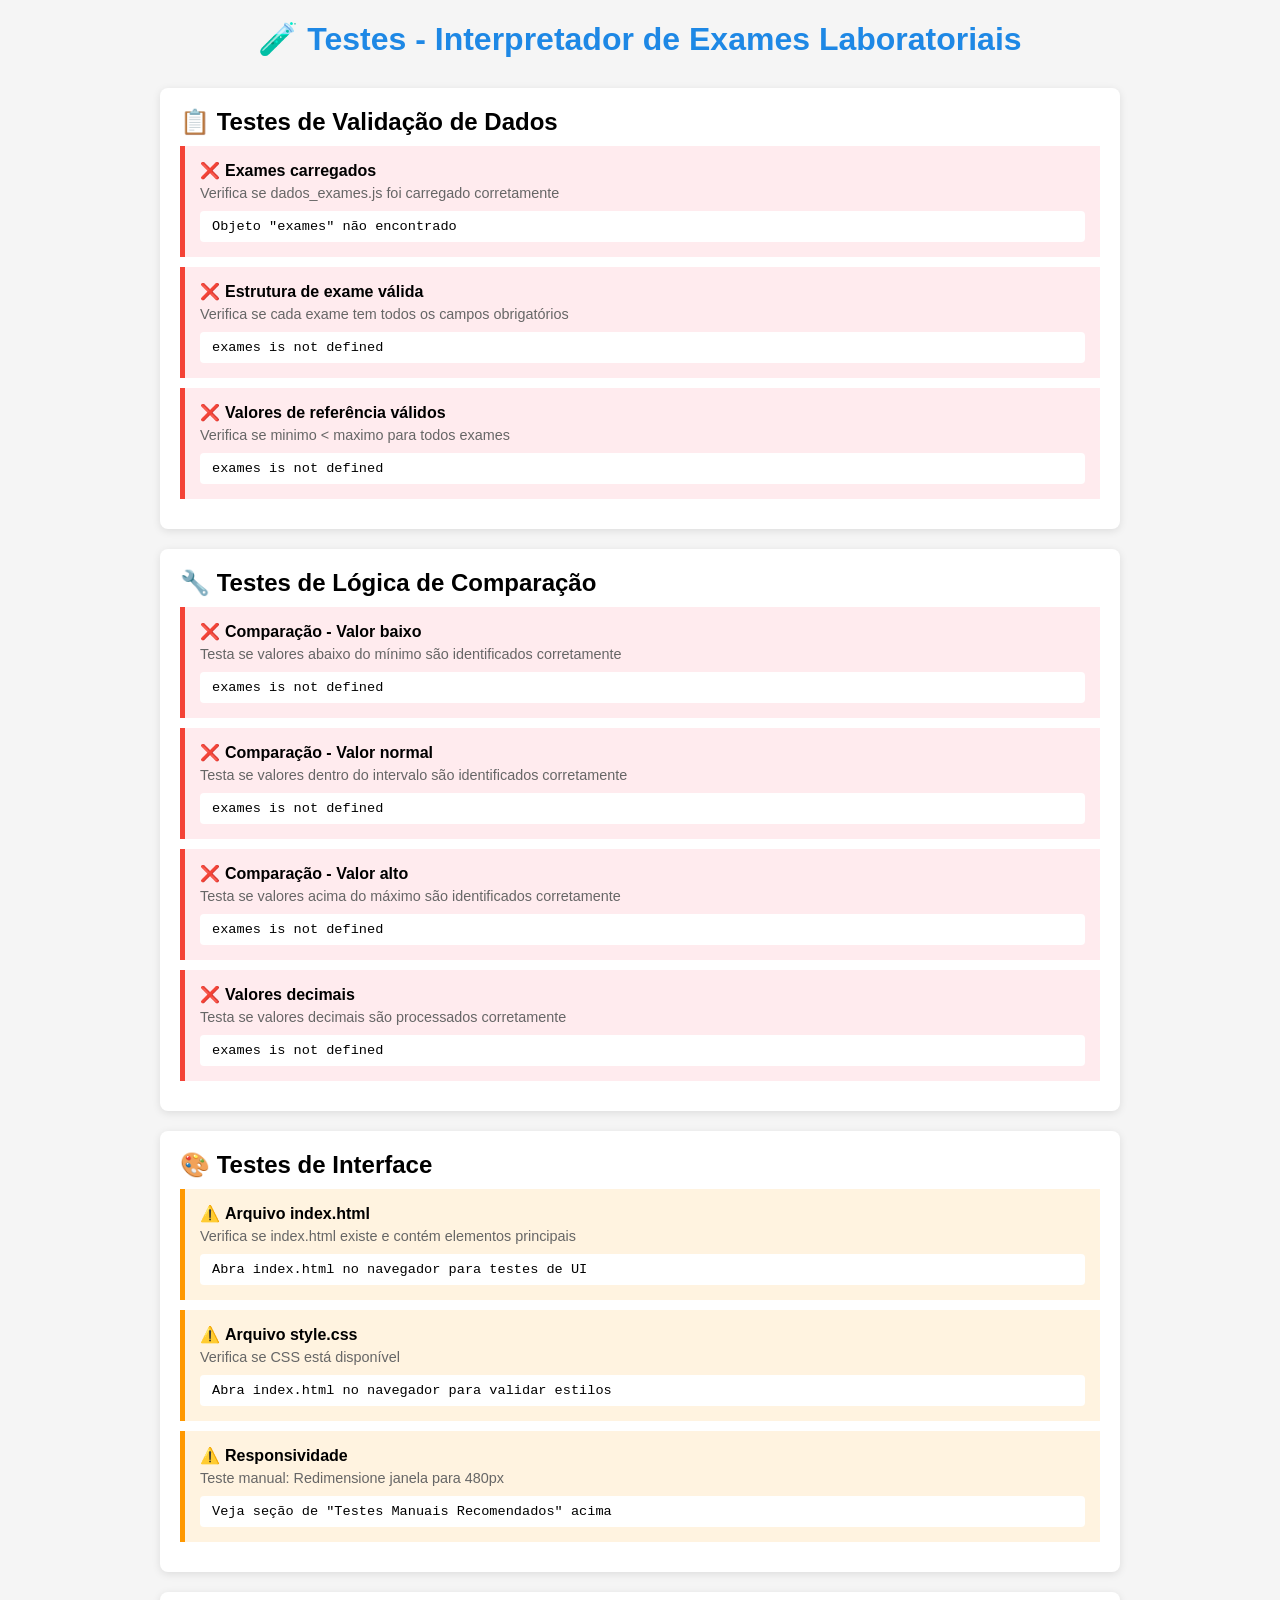
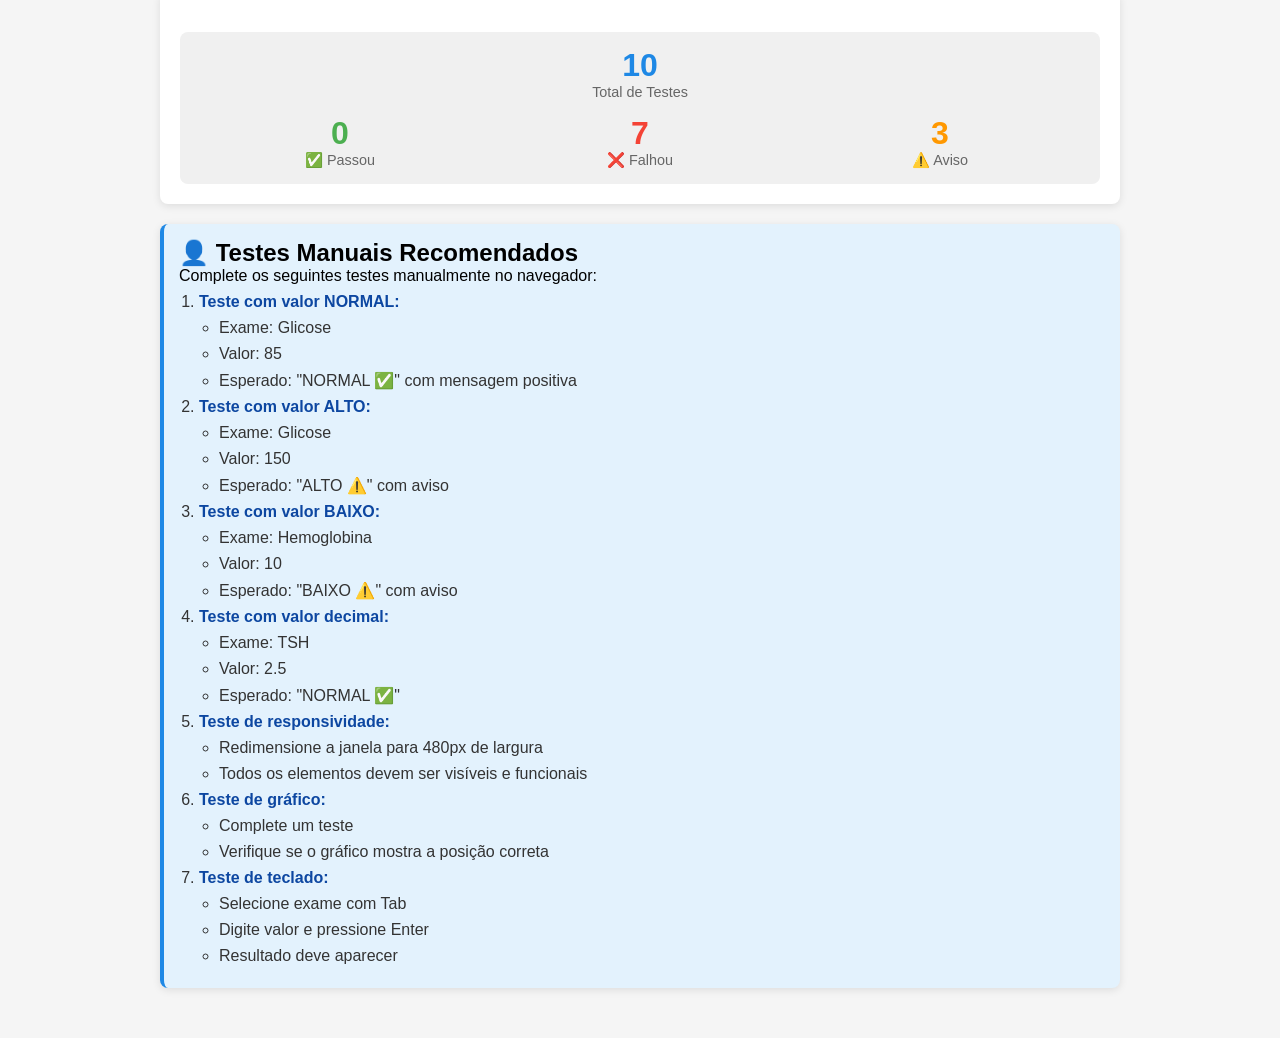
<file: TESTES.html>
<!DOCTYPE html>
<html lang="pt-BR">
<head>
    <meta charset="UTF-8">
    <meta name="viewport" content="width=device-width, initial-scale=1.0">
    <title>Testes - Interpretador de Exames</title>
    <style>
        * {
            margin: 0;
            padding: 0;
            box-sizing: border-box;
        }

        body {
            font-family: 'Segoe UI', Tahoma, Geneva, Verdana, sans-serif;
            background-color: #f5f5f5;
            padding: 20px;
            max-width: 1000px;
            margin: 0 auto;
        }

        h1 {
            color: #1e88e5;
            margin-bottom: 30px;
            text-align: center;
        }

        .test-suite {
            background: white;
            padding: 20px;
            margin-bottom: 20px;
            border-radius: 8px;
            box-shadow: 0 2px 8px rgba(0,0,0,0.1);
        }

        .test-case {
            padding: 15px;
            margin: 10px 0;
            border-left: 5px solid #ccc;
            background-color: #f9f9f9;
        }

        .test-case.pass {
            border-left-color: #4caf50;
            background-color: #e8f5e9;
        }

        .test-case.fail {
            border-left-color: #f44336;
            background-color: #ffebee;
        }

        .test-case.warning {
            border-left-color: #ff9800;
            background-color: #fff3e0;
        }

        .test-title {
            font-weight: bold;
            margin-bottom: 5px;
        }

        .test-description {
            font-size: 0.9rem;
            color: #666;
            margin-bottom: 10px;
        }

        .test-result {
            padding: 8px 12px;
            border-radius: 4px;
            font-size: 0.85rem;
            font-family: monospace;
            background-color: white;
        }

        .result-icon {
            margin-right: 5px;
        }

        .stats {
            text-align: center;
            margin-top: 20px;
            padding: 15px;
            background: #f0f0f0;
            border-radius: 8px;
        }

        .stats-number {
            font-size: 2rem;
            font-weight: bold;
            color: #1e88e5;
        }

        .stats-label {
            color: #666;
            font-size: 0.9rem;
        }

        .manual-test {
            background: #e3f2fd;
            padding: 15px;
            border-radius: 8px;
            margin-top: 20px;
            border-left: 4px solid #1e88e5;
        }

        .manual-test strong {
            color: #0d47a1;
        }

        ol {
            margin-left: 20px;
            color: #333;
        }

        li {
            margin: 8px 0;
        }

        code {
            background: #f5f5f5;
            padding: 2px 6px;
            border-radius: 3px;
            font-family: monospace;
        }
    </style>
</head>
<body>
    <h1>🧪 Testes - Interpretador de Exames Laboratoriais</h1>

    <!-- TESTES AUTOMÁTICOS -->
    <div class="test-suite">
        <h2>📋 Testes de Validação de Dados</h2>
        <div id="data-tests"></div>
    </div>

    <!-- TESTES DE LÓGICA -->
    <div class="test-suite">
        <h2>🔧 Testes de Lógica de Comparação</h2>
        <div id="logic-tests"></div>
    </div>

    <!-- TESTES DE UI -->
    <div class="test-suite">
        <h2>🎨 Testes de Interface</h2>
        <div id="ui-tests"></div>
    </div>

    <!-- ESTATÍSTICAS -->
    <div class="test-suite">
        <div class="stats">
            <div>
                <div class="stats-number" id="total-tests">0</div>
                <div class="stats-label">Total de Testes</div>
            </div>
            <div style="display: grid; grid-template-columns: 1fr 1fr 1fr; gap: 10px; margin-top: 15px;">
                <div>
                    <div class="stats-number" style="color: #4caf50;" id="pass-count">0</div>
                    <div class="stats-label">✅ Passou</div>
                </div>
                <div>
                    <div class="stats-number" style="color: #f44336;" id="fail-count">0</div>
                    <div class="stats-label">❌ Falhou</div>
                </div>
                <div>
                    <div class="stats-number" style="color: #ff9800;" id="warning-count">0</div>
                    <div class="stats-label">⚠️ Aviso</div>
                </div>
            </div>
        </div>
    </div>

    <!-- TESTES MANUAIS -->
    <div class="test-suite manual-test">
        <h2>👤 Testes Manuais Recomendados</h2>
        <p>Complete os seguintes testes manualmente no navegador:</p>
        <ol>
            <li>
                <strong>Teste com valor NORMAL:</strong>
                <ul style="margin-left: 20px; margin-top: 5px;">
                    <li>Exame: Glicose</li>
                    <li>Valor: 85</li>
                    <li>Esperado: "NORMAL ✅" com mensagem positiva</li>
                </ul>
            </li>
            <li>
                <strong>Teste com valor ALTO:</strong>
                <ul style="margin-left: 20px; margin-top: 5px;">
                    <li>Exame: Glicose</li>
                    <li>Valor: 150</li>
                    <li>Esperado: "ALTO ⚠️" com aviso</li>
                </ul>
            </li>
            <li>
                <strong>Teste com valor BAIXO:</strong>
                <ul style="margin-left: 20px; margin-top: 5px;">
                    <li>Exame: Hemoglobina</li>
                    <li>Valor: 10</li>
                    <li>Esperado: "BAIXO ⚠️" com aviso</li>
                </ul>
            </li>
            <li>
                <strong>Teste com valor decimal:</strong>
                <ul style="margin-left: 20px; margin-top: 5px;">
                    <li>Exame: TSH</li>
                    <li>Valor: 2.5</li>
                    <li>Esperado: "NORMAL ✅"</li>
                </ul>
            </li>
            <li>
                <strong>Teste de responsividade:</strong>
                <ul style="margin-left: 20px; margin-top: 5px;">
                    <li>Redimensione a janela para 480px de largura</li>
                    <li>Todos os elementos devem ser visíveis e funcionais</li>
                </ul>
            </li>
            <li>
                <strong>Teste de gráfico:</strong>
                <ul style="margin-left: 20px; margin-top: 5px;">
                    <li>Complete um teste</li>
                    <li>Verifique se o gráfico mostra a posição correta</li>
                </ul>
            </li>
            <li>
                <strong>Teste de teclado:</strong>
                <ul style="margin-left: 20px; margin-top: 5px;">
                    <li>Selecione exame com Tab</li>
                    <li>Digite valor e pressione Enter</li>
                    <li>Resultado deve aparecer</li>
                </ul>
            </li>
        </ol>
    </div>

    <script src="dados_exames.js"></script>
    <script>
        // Sistema de testes
        class TestRunner {
            constructor() {
                this.tests = {
                    data: [],
                    logic: [],
                    ui: []
                };
                this.stats = {
                    pass: 0,
                    fail: 0,
                    warning: 0
                };
            }

            addTest(category, title, description, testFn) {
                const test = {
                    title,
                    description,
                    run: testFn
                };
                this.tests[category].push(test);
            }

            execute() {
                this.runCategory('data', 'Testes de Validação de Dados');
                this.runCategory('logic', 'Testes de Lógica');
                this.runCategory('ui', 'Testes de UI');
                this.updateStats();
            }

            runCategory(category, display) {
                const container = document.getElementById(
                    category + '-tests'
                );
                
                this.tests[category].forEach((test, index) => {
                    try {
                        const result = test.run();
                        const element = this.createTestElement(
                            test.title,
                            test.description,
                            result
                        );
                        container.appendChild(element);
                        
                        if (result.status === 'pass') {
                            this.stats.pass++;
                        } else if (result.status === 'fail') {
                            this.stats.fail++;
                        } else {
                            this.stats.warning++;
                        }
                    } catch (error) {
                        const element = this.createTestElement(
                            test.title,
                            test.description,
                            {
                                status: 'fail',
                                message: error.message
                            }
                        );
                        container.appendChild(element);
                        this.stats.fail++;
                    }
                });
            }

            createTestElement(title, description, result) {
                const div = document.createElement('div');
                div.className = `test-case ${result.status}`;
                
                const statusIcon = {
                    pass: '✅',
                    fail: '❌',
                    warning: '⚠️'
                }[result.status];

                div.innerHTML = `
                    <div class="test-title">
                        <span class="result-icon">${statusIcon}</span>${title}
                    </div>
                    <div class="test-description">${description}</div>
                    <div class="test-result">${result.message}</div>
                `;
                
                return div;
            }

            updateStats() {
                const total = this.stats.pass + this.stats.fail + this.stats.warning;
                document.getElementById('total-tests').textContent = total;
                document.getElementById('pass-count').textContent = this.stats.pass;
                document.getElementById('fail-count').textContent = this.stats.fail;
                document.getElementById('warning-count').textContent = this.stats.warning;
            }
        }

        // Criar runner
        const runner = new TestRunner();

        // TESTES DE VALIDAÇÃO DE DADOS
        runner.addTest(
            'data',
            'Exames carregados',
            'Verifica se dados_exames.js foi carregado corretamente',
            () => {
                if (typeof exames === 'undefined') {
                    return {
                        status: 'fail',
                        message: 'Objeto "exames" não encontrado'
                    };
                }
                const count = Object.keys(exames).length;
                return {
                    status: count >= 11 ? 'pass' : 'warning',
                    message: `${count} exames carregados. Esperado: 11 ou mais`
                };
            }
        );

        runner.addTest(
            'data',
            'Estrutura de exame válida',
            'Verifica se cada exame tem todos os campos obrigatórios',
            () => {
                const campos = ['nome', 'unidade', 'minimo', 'maximo', 'descricao', 'mensagemBaixo', 'mensagemAlto', 'mensagemNormal'];
                const erros = [];

                for (const [chave, exame] of Object.entries(exames)) {
                    const camposFaltando = campos.filter(c => !(c in exame));
                    if (camposFaltando.length > 0) {
                        erros.push(`${exame.nome}: faltam ${camposFaltando.join(', ')}`);
                    }
                }

                if (erros.length > 0) {
                    return {
                        status: 'fail',
                        message: erros.join('; ')
                    };
                }

                return {
                    status: 'pass',
                    message: 'Todos os exames têm estrutura válida'
                };
            }
        );

        runner.addTest(
            'data',
            'Valores de referência válidos',
            'Verifica se minimo < maximo para todos exames',
            () => {
                const erros = [];

                for (const [chave, exame] of Object.entries(exames)) {
                    if (exame.minimo >= exame.maximo) {
                        erros.push(`${exame.nome}: minimo (${exame.minimo}) >= maximo (${exame.maximo})`);
                    }
                }

                if (erros.length > 0) {
                    return {
                        status: 'fail',
                        message: erros.join('; ')
                    };
                }

                return {
                    status: 'pass',
                    message: 'Todos os intervalos de referência são válidos'
                };
            }
        );

        // TESTES DE LÓGICA
        runner.addTest(
            'logic',
            'Comparação - Valor baixo',
            'Testa se valores abaixo do mínimo são identificados corretamente',
            () => {
                const glicose = exames.glicose;
                const valor = 50;
                const resultado = valor < glicose.minimo ? 'BAIXO' : 'NORMAL';
                
                return {
                    status: resultado === 'BAIXO' ? 'pass' : 'fail',
                    message: `Valor 50 com intervalo [${glicose.minimo}, ${glicose.maximo}]: ${resultado}`
                };
            }
        );

        runner.addTest(
            'logic',
            'Comparação - Valor normal',
            'Testa se valores dentro do intervalo são identificados corretamente',
            () => {
                const glicose = exames.glicose;
                const valor = 85;
                const resultado = (valor >= glicose.minimo && valor <= glicose.maximo) ? 'NORMAL' : 'ALTERADO';
                
                return {
                    status: resultado === 'NORMAL' ? 'pass' : 'fail',
                    message: `Valor 85 com intervalo [${glicose.minimo}, ${glicose.maximo}]: ${resultado}`
                };
            }
        );

        runner.addTest(
            'logic',
            'Comparação - Valor alto',
            'Testa se valores acima do máximo são identificados corretamente',
            () => {
                const glicose = exames.glicose;
                const valor = 150;
                const resultado = valor > glicose.maximo ? 'ALTO' : 'NORMAL';
                
                return {
                    status: resultado === 'ALTO' ? 'pass' : 'fail',
                    message: `Valor 150 com intervalo [${glicose.minimo}, ${glicose.maximo}]: ${resultado}`
                };
            }
        );

        runner.addTest(
            'logic',
            'Valores decimais',
            'Testa se valores decimais são processados corretamente',
            () => {
                const tsh = exames.tsh;
                const valor = 2.5;
                const resultado = (valor >= tsh.minimo && valor <= tsh.maximo) ? 'NORMAL' : 'ALTERADO';
                
                return {
                    status: resultado === 'NORMAL' ? 'pass' : 'fail',
                    message: `Valor decimal 2.5 com intervalo [${tsh.minimo}, ${tsh.maximo}]: ${resultado}`
                };
            }
        );

        // TESTES DE UI
        runner.addTest(
            'ui',
            'Arquivo index.html',
            'Verifica se index.html existe e contém elementos principais',
            () => {
                // Este teste seria melhor rodado via Selenium/Cypress
                // Aqui apenas verificamos os dados
                return {
                    status: 'warning',
                    message: 'Abra index.html no navegador para testes de UI'
                };
            }
        );

        runner.addTest(
            'ui',
            'Arquivo style.css',
            'Verifica se CSS está disponível',
            () => {
                return {
                    status: 'warning',
                    message: 'Abra index.html no navegador para validar estilos'
                };
            }
        );

        runner.addTest(
            'ui',
            'Responsividade',
            'Teste manual: Redimensione janela para 480px',
            () => {
                return {
                    status: 'warning',
                    message: 'Veja seção de "Testes Manuais Recomendados" acima'
                };
            }
        );

        // Executar testes
        runner.execute();
    </script>
</body>
</html>
</file>
